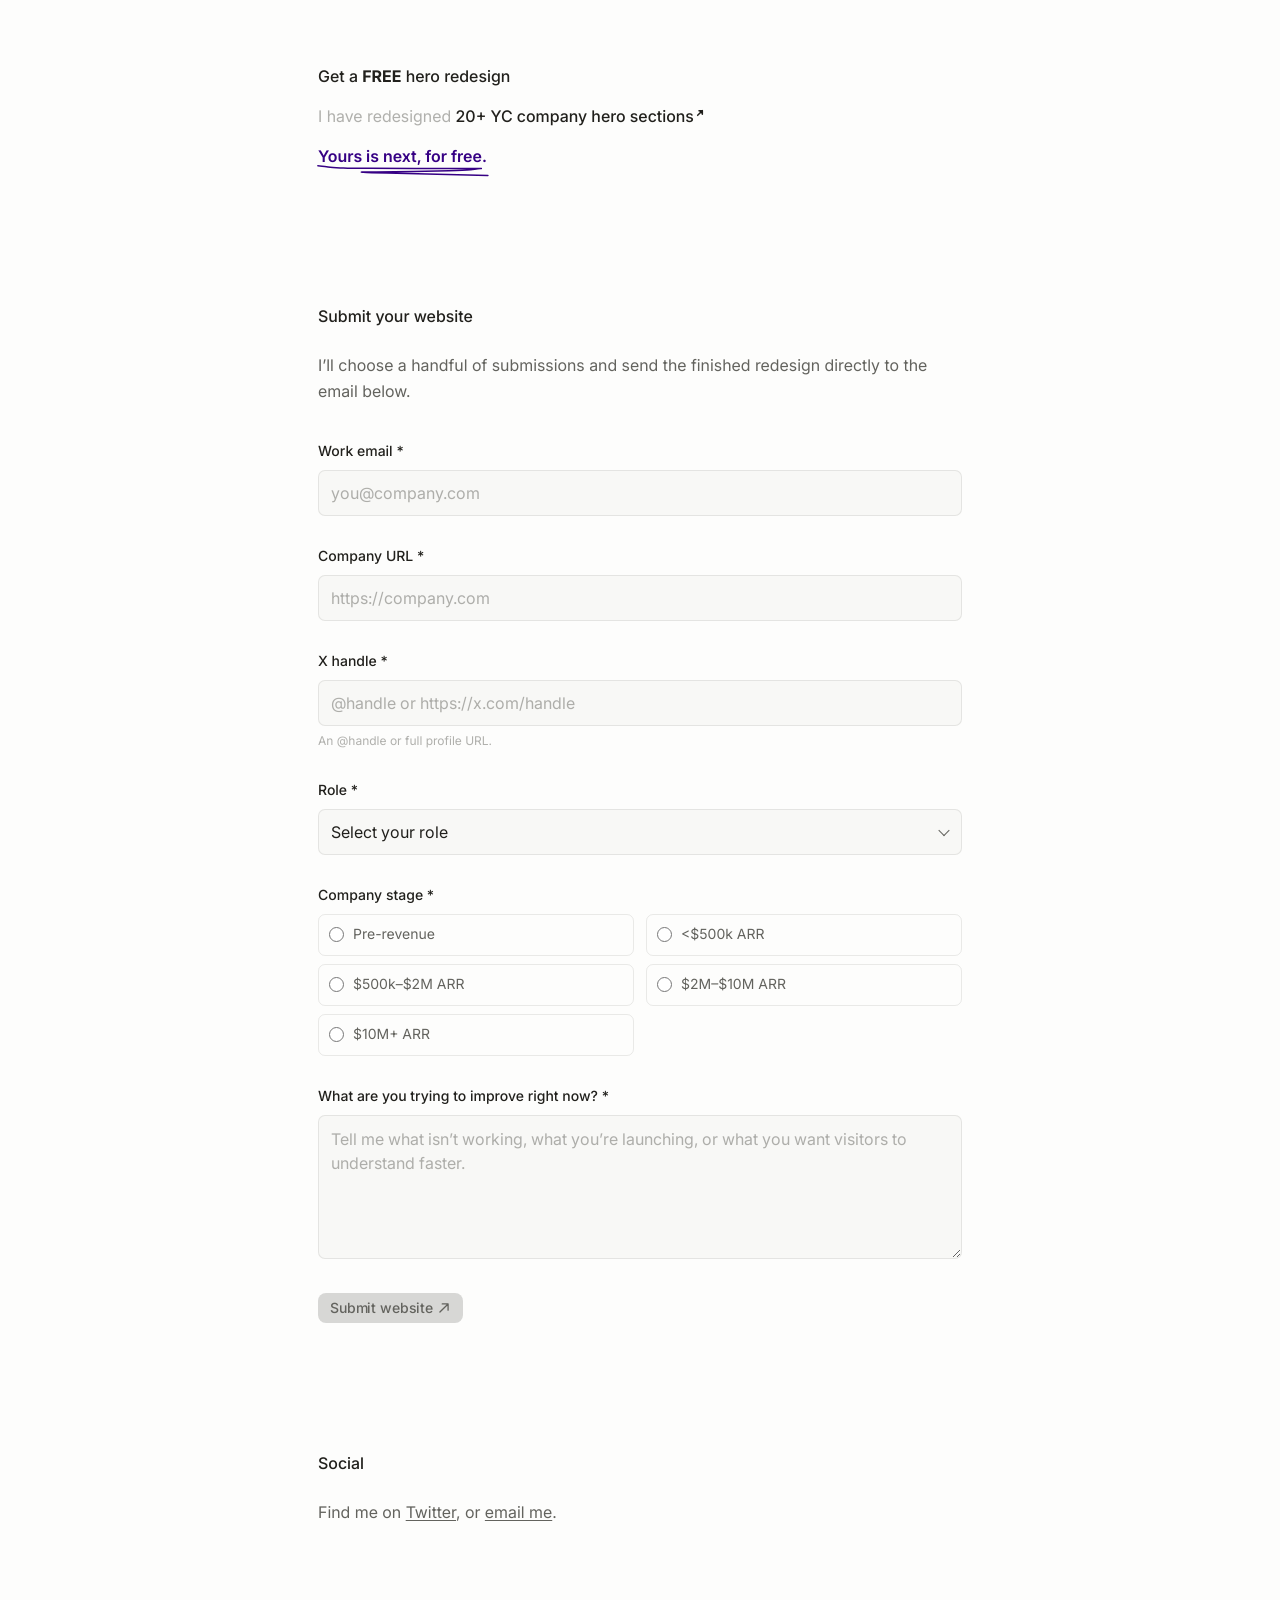
<file: redesign/index.html>
<!DOCTYPE html>
<html lang="en">
<head>
<meta charset="utf-8"/>
<meta content="width=device-width, initial-scale=1, viewport-fit=cover" name="viewport"/>
<meta content="#fdfdfc" name="theme-color"/>
<title>Sarmad</title>
<meta content="Submit your website for a free hero section redesign by Sarmad A." name="description"/>
<meta content="Sarmad" property="og:title"/>
<meta content="Submit your website for a free hero section redesign." property="og:description"/>
<meta content="website" property="og:type"/>
<meta content="https://smmd.me/og.png" property="og:image"/>
<meta content="https://smmd.me/redesign" property="og:url"/>
<link href="/favicon.svg" rel="icon" type="image/svg+xml"/>
<link href="/favicon.png" rel="icon" sizes="32x32" type="image/png"/>
<link href="/apple-touch-icon.png" rel="apple-touch-icon"/>
<link href="https://fonts.googleapis.com" rel="preconnect"/>
<link crossorigin="" href="https://fonts.gstatic.com" rel="preconnect"/>
<link href="https://fonts.googleapis.com/css2?family=Inter:wght@400;500;600;700&amp;display=swap" rel="stylesheet"/>
<script>document.documentElement.classList.add("js")</script>
<link href="/styles.css" rel="stylesheet"/>
<link href="/redesign/redesign.css" rel="stylesheet"/>
</head>
<body class="redesign-page">
<main class="redesign-shell">
<header class="redesign-intro reveal reveal-immediate" data-redesign-intro>
<p class="redesign-offer">Get a <strong>FREE</strong> hero redesign</p>
<p class="redesign-proof">
<span>I have redesigned&nbsp;</span><a href="/#yc-title" id="hero-collection-link">20+ YC company hero sections<span class="visually-hidden"> (opens the portfolio collection)</span><svg aria-hidden="true" class="link-arrow" height="8" viewBox="0 0 8 8" width="8"><use href="/assets/ui/redesign-arrow.svg#Frame"></use></svg></a>
</p>
<div class="redesign-promise">
<p>Yours is next, for free.</p>
<span class="redesign-underline-wrap">
<svg aria-hidden="true" class="redesign-underline" fill="none" height="11.234" viewBox="0 0 171.784 11.234" width="171.784">
<use class="redesign-underline-path" href="/assets/ui/redesign-underline.svg#redesign-underline-path"></use>
</svg>
</span>
</div>
</header>

<section aria-labelledby="submission-title" class="redesign-form-section reveal">
<div class="redesign-section-heading">
<h1 id="submission-title">Submit your website</h1>
<p>I’ll choose a handful of submissions and send the finished redesign directly to the email below.</p>
</div>

<form class="redesign-form" id="redesign-form" novalidate>
<div class="form-field">
<label for="work-email">Work email <span aria-hidden="true">*</span></label>
<input aria-describedby="work-email-error" autocomplete="email" id="work-email" maxlength="320" name="work_email" placeholder="you@company.com" required type="email"/>
<p class="field-error" id="work-email-error"></p>
</div>

<div class="form-field">
<label for="company-url">Company URL <span aria-hidden="true">*</span></label>
<input aria-describedby="company-url-error" autocomplete="url" id="company-url" maxlength="2048" name="company_url" placeholder="https://company.com" required type="url"/>
<p class="field-error" id="company-url-error"></p>
</div>

<div class="form-field">
<label for="x-handle">X handle <span aria-hidden="true">*</span></label>
<input aria-describedby="x-handle-hint x-handle-error" autocapitalize="none" autocomplete="off" id="x-handle" maxlength="2048" name="x_handle" placeholder="@handle or https://x.com/handle" required spellcheck="false" type="text"/>
<p class="field-hint" id="x-handle-hint">An @handle or full profile URL.</p>
<p class="field-error" id="x-handle-error"></p>
</div>

<div class="form-field">
<label for="role">Role <span aria-hidden="true">*</span></label>
<div class="select-wrap">
<select aria-describedby="role-error" id="role" name="role" required>
<option disabled selected value="">Select your role</option>
<option value="Founder">Founder</option>
<option value="Marketing">Marketing</option>
<option value="Product">Product</option>
<option value="Design">Design</option>
<option value="Other">Other</option>
</select>
</div>
<p class="field-error" id="role-error"></p>
<div aria-hidden="true" class="other-role-reveal" id="other-role-reveal">
<div class="other-role-reveal-inner">
<label for="role-other">What is your role? <span aria-hidden="true">*</span></label>
<input aria-describedby="role-other-error" disabled id="role-other" maxlength="120" name="role_other" placeholder="Your role" type="text"/>
<p class="field-error" id="role-other-error"></p>
</div>
</div>
</div>

<fieldset aria-describedby="company-stage-error" class="form-field stage-field">
<legend>Company stage <span aria-hidden="true">*</span></legend>
<div class="radio-grid">
<label class="radio-option"><input name="company_stage" required type="radio" value="Pre-revenue"/><span>Pre-revenue</span></label>
<label class="radio-option"><input name="company_stage" required type="radio" value="&lt;$500k ARR"/><span>&lt;$500k ARR</span></label>
<label class="radio-option"><input name="company_stage" required type="radio" value="$500k–$2M ARR"/><span>$500k–$2M ARR</span></label>
<label class="radio-option"><input name="company_stage" required type="radio" value="$2M–$10M ARR"/><span>$2M–$10M ARR</span></label>
<label class="radio-option"><input name="company_stage" required type="radio" value="$10M+ ARR"/><span>$10M+ ARR</span></label>
</div>
<p class="field-error" id="company-stage-error"></p>
</fieldset>

<div class="form-field">
<label for="improvement-goal">What are you trying to improve right now? <span aria-hidden="true">*</span></label>
<textarea aria-describedby="improvement-goal-error" id="improvement-goal" maxlength="4000" name="improvement_goal" placeholder="Tell me what isn’t working, what you’re launching, or what you want visitors to understand faster." required rows="5"></textarea>
<p class="field-error" id="improvement-goal-error"></p>
</div>

<div aria-hidden="true" class="form-trap">
<label for="website">Leave this field empty</label>
<input autocomplete="off" id="website" name="website" tabindex="-1" type="text"/>
</div>
<input id="form-started-at" name="form_started_at" type="hidden"/>

<div class="form-actions">
<button class="portfolio-button submit-button" type="submit">
<span class="submit-label">Submit website</span>
<span aria-hidden="true" class="portfolio-button-arrow"><svg viewBox="0 0 16 16" fill="none"><path d="M5.99992 3.33333H12.6667V10.5M12.6667 3.33333L3.33333 12.6667" stroke="currentColor" stroke-linecap="round" stroke-linejoin="round" stroke-width="1.5"/></svg></span>
<span aria-hidden="true" class="submit-spinner"></span>
</button>
<p aria-atomic="true" aria-live="polite" class="form-status" hidden id="form-status" role="status">
<svg aria-hidden="true" class="form-status-icon" fill="none" viewBox="0 0 16 16"><path d="m3.5 8.25 3.05 3.05L12.5 5.5" stroke="currentColor" stroke-linecap="round" stroke-linejoin="round" stroke-width="1.6"/></svg>
<span class="form-status-message"></span>
</p>
</div>
</form>
</section>

<section aria-labelledby="redesign-social-title" class="redesign-social reveal">
<h2 id="redesign-social-title">Social</h2>
<p>Find me on <a href="https://x.com/smmd999a" rel="noreferrer" target="_blank">Twitter</a>, or <a href="mailto:sarmad@knotdesign.ca">email me</a>.</p>
</section>
</main>
<script src="/redesign/notification.js"></script>
<script src="/redesign/redesign.js"></script>
</body>
</html>
</file>
<file: styles.css>
:root {
  --bg: #fdfdfc;
  --text: #21201c;
  --muted: #63635e;
  --faint: rgba(99, 99, 94, 0.5);
  --purple: #360084;
  --line: rgba(33, 32, 28, 0.09);
  --surface: #f2f2f0;
  --ease: cubic-bezier(0.16, 1, 0.3, 1);
}

* {
  box-sizing: border-box;
}

html {
  background: var(--bg);
  color: var(--text);
  scroll-behavior: smooth;
  -webkit-text-size-adjust: 100%;
}

body {
  margin: 0;
  min-width: 280px;
  background: var(--bg);
  color: var(--text);
  font-family: Inter, -apple-system, BlinkMacSystemFont, "Segoe UI", sans-serif;
  font-size: 16px;
  line-height: 1.65;
  -webkit-font-smoothing: antialiased;
  text-rendering: geometricPrecision;
}

body.lightbox-open {
  overflow: hidden;
}

a {
  color: inherit;
  text-underline-offset: 2px;
  text-decoration-thickness: 1px;
  text-decoration-color: currentColor;
  transition: filter 140ms ease;
}

a:any-link:hover,
a:any-link:focus-visible {
  filter: brightness(0.94);
}

.link-arrow {
  display: inline-block;
  width: 8px;
  height: 8px;
  margin-left: 2px;
  color: inherit;
  transform: translateY(-5px);
}

button,
a {
  -webkit-tap-highlight-color: transparent;
}

button {
  font: inherit;
}

.page {
  width: min(100%, 692px);
  margin: 0 auto;
  padding: 64px 24px 120px;
}

.site-header {
  display: grid;
  grid-template-areas:
    "identity cta"
    "updated updated";
  grid-template-columns: minmax(0, 1fr) auto;
  align-items: center;
  column-gap: 16px;
  row-gap: 16px;
  width: 100%;
}

.identity {
  grid-area: identity;
  display: flex;
  flex-direction: column;
  align-items: flex-start;
  line-height: 1;
}

.identity a {
  color: var(--text);
  font-weight: 500;
  line-height: 24px;
  text-decoration: none;
}

.identity span {
  color: var(--muted);
  font-weight: 500;
  line-height: 16px;
}

.portfolio-button {
  display: inline-flex;
  align-items: center;
  justify-content: center;
  gap: 4px;
  padding: 2px 12px;
  border-radius: 8px;
  background: #d7d7d5;
  color: var(--muted);
  font-size: 14px;
  font-weight: 500;
  letter-spacing: -0.01em;
  line-height: 26.4px;
  transition: background-color 180ms ease, filter 140ms ease;
}

.header-cta {
  grid-area: cta;
  text-decoration: none;
}

.portfolio-button-arrow {
  display: inline-flex;
  width: 14px;
  height: 14px;
  align-items: center;
  justify-content: center;
  flex: 0 0 auto;
}

.portfolio-button-arrow svg {
  display: block;
  width: 14px;
  height: 14px;
  overflow: visible;
  color: currentColor;
  transform: rotate(0deg);
}

.portfolio-button:hover:not(:disabled),
.portfolio-button:focus-visible {
  background: #cececa;
}

.site-header .portfolio-button:any-link:hover,
.site-header .portfolio-button:any-link:focus-visible {
  filter: none;
}

.portfolio-button:focus-visible {
  outline: 2px solid var(--purple);
  outline-offset: 3px;
}

.updated {
  grid-area: updated;
  margin: 0;
  color: var(--faint);
  line-height: 24px;
}

.redesign-form-section.reveal {
  --reveal-delay: 80ms;
}

.redesign-social.reveal {
  --reveal-delay: 140ms;
}

.now-section {
  padding-top: 128px;
}

.section-kicker {
  display: inline-flex;
  flex-direction: column;
  align-items: flex-start;
  margin-bottom: 24px;
}

.section-kicker > span:first-child {
  position: relative;
  color: var(--purple);
  font-weight: 500;
  line-height: 24px;
}

.now-underline {
  display: block;
  width: 40px;
  height: 10px;
  margin-top: -4px;
  overflow: visible;
}

.now-underline-path {
  fill: none;
  stroke: var(--purple);
  stroke-width: 1px;
  stroke-linecap: square;
  stroke-linejoin: round;
}

.js .now-underline-path {
  stroke-dasharray: 1;
  stroke-dashoffset: 1;
  transition: stroke-dashoffset 900ms cubic-bezier(0.65, 0, 0.2, 1) 240ms;
}

.js .section-kicker.is-visible .now-underline-path {
  stroke-dashoffset: 0;
}

.intro-copy {
  width: 100%;
  margin: 0;
  color: var(--muted);
  font-weight: 500;
  line-height: 1.65;
}

.intro-copy + .intro-copy {
  margin-top: 16px;
}

.intro-strong {
  color: var(--text);
}

.work-section {
  padding-top: 128px;
}

.section-heading {
  display: flex;
  flex-direction: column;
  gap: 0;
  margin-bottom: 64px;
}

.section-heading h2,
.project-heading h3,
.discipline-label {
  margin: 0;
  color: var(--text);
  font-size: 16px;
  font-weight: 500;
  line-height: 24px;
}

.section-heading p {
  margin: 0;
  color: var(--muted);
  font-weight: 400;
  line-height: 26.4px;
}

.discipline + .discipline {
  margin-top: 112px;
}

.discipline-label {
  margin-bottom: 32px;
  color: var(--text);
  font-weight: 500;
}

.project-block + .project-block {
  margin-top: 72px;
}

.project-heading {
  display: grid;
  grid-template-columns: minmax(0, 1fr) auto;
  align-items: start;
  gap: 24px;
  margin-bottom: 16px;
}

.project-heading h3 {
  margin-bottom: 2px;
}

.project-heading p {
  max-width: 500px;
  margin: 0;
  color: var(--muted);
  font-size: 14px;
  font-weight: 400;
  line-height: 1.55;
}

.project-heading > span {
  color: var(--faint);
  font-size: 13px;
  font-weight: 500;
  line-height: 22px;
  white-space: nowrap;
}

.gallery-grid {
  display: grid;
  grid-template-columns: repeat(2, minmax(0, 1fr));
  gap: 10px;
}

.gallery-feature {
  grid-template-columns: 1fr;
}

.work-card {
  position: relative;
  display: block;
  width: 100%;
  padding: 0;
  border: 1px solid var(--line);
  border-radius: 8px;
  overflow: hidden;
  background: var(--surface);
  cursor: zoom-in;
  appearance: none;
  transform: translateZ(0);
  transition:
    transform 620ms var(--ease),
    box-shadow 620ms var(--ease),
    border-color 620ms var(--ease);
}

.work-card.span-2 {
  grid-column: 1 / -1;
}

.work-card:hover {
  z-index: 2;
  transform: translateY(-2px) scale(1.003);
  border-color: rgba(33, 32, 28, 0.14);
  box-shadow: 0 18px 50px rgba(33, 32, 28, 0.08);
}

.work-card:focus-visible {
  outline: 2px solid var(--purple);
  outline-offset: 3px;
}

.image-shell {
  position: relative;
  display: block;
  width: 100%;
  aspect-ratio: 15 / 8;
  overflow: hidden;
  background: #efefec;
}

.work-image {
  display: block;
  width: 100%;
  height: 100%;
  object-fit: cover;
  opacity: 1;
  filter: blur(0);
  transform: scale(1);
  transition:
    opacity 720ms var(--ease),
    filter 900ms var(--ease),
    transform 900ms var(--ease);
}

.js .work-image {
  opacity: 0;
  filter: blur(9px);
  transform: scale(1.018);
}

.js .work-image.loaded {
  opacity: 1;
  filter: blur(0);
  transform: scale(1);
}

.work-card:hover .work-image.loaded {
  transform: scale(1.012);
}

.social-section {
  padding-top: 128px;
}

.social-section .section-heading {
  margin-bottom: 0;
}

.social-copy {
  margin: 0;
  color: var(--muted);
  font-weight: 500;
  line-height: 26.4px;
}

/* Scroll reveal is only hidden once JS has loaded. */
.js .reveal {
  opacity: 0;
  filter: blur(5px);
  transform: translateY(8px);
  transition:
    opacity 880ms var(--ease),
    filter 980ms var(--ease),
    transform 980ms var(--ease);
  transition-delay: var(--reveal-delay, 0ms);
}

.js .reveal.is-visible {
  opacity: 1;
  filter: blur(0);
  transform: translateY(0);
}

.js .reveal-immediate {
  --reveal-delay: 40ms;
}

/* Lightbox */
.lightbox {
  position: fixed;
  inset: 0;
  z-index: 1000;
  display: grid;
  grid-template-columns: 72px minmax(0, 1fr) 72px;
  grid-template-rows: 72px minmax(0, 1fr) 72px;
  align-items: center;
  justify-items: center;
  padding: max(12px, env(safe-area-inset-top)) max(12px, env(safe-area-inset-right)) max(12px, env(safe-area-inset-bottom)) max(12px, env(safe-area-inset-left));
  background: rgba(18, 18, 17, 0.72);
  backdrop-filter: blur(18px) saturate(0.85);
  -webkit-backdrop-filter: blur(18px) saturate(0.85);
  visibility: hidden;
  opacity: 0;
  pointer-events: none;
  transition: opacity 360ms var(--ease), visibility 360ms;
}

.lightbox.is-open {
  visibility: visible;
  opacity: 1;
  pointer-events: auto;
}

.lightbox-chrome {
  color: rgba(255,255,255,0.9);
  font-size: 13px;
  font-weight: 500;
}

.lightbox-top {
  grid-column: 1 / -1;
  grid-row: 1;
  width: 100%;
  display: flex;
  align-items: center;
  justify-content: space-between;
  gap: 24px;
  padding: 0 10px;
}

.lightbox-meta {
  display: flex;
  align-items: center;
  gap: 10px;
  min-width: 0;
}

.lightbox-title {
  overflow: hidden;
  text-overflow: ellipsis;
  white-space: nowrap;
}

.lightbox-count {
  color: rgba(255,255,255,0.48);
  white-space: nowrap;
}

.lightbox-close,
.lightbox-nav {
  border: 0;
  color: rgba(255,255,255,0.9);
  background: transparent;
  cursor: pointer;
  transition: opacity 240ms ease, transform 320ms var(--ease), background 240ms ease;
}

.lightbox-close {
  padding: 8px 10px;
  border-radius: 999px;
  font-size: 13px;
  font-weight: 500;
}

.lightbox-close:hover {
  background: rgba(255,255,255,0.09);
}

.lightbox-nav {
  width: 44px;
  height: 44px;
  border-radius: 999px;
  background: rgba(255,255,255,0.08);
  font-size: 18px;
}

.lightbox-nav:hover {
  background: rgba(255,255,255,0.14);
  transform: scale(1.04);
}

.lightbox-prev {
  grid-column: 1;
  grid-row: 2;
}

.lightbox-next {
  grid-column: 3;
  grid-row: 2;
}

.lightbox-stage {
  grid-column: 2;
  grid-row: 2;
  display: flex;
  align-items: center;
  justify-content: center;
  width: 100%;
  height: 100%;
  margin: 0;
  min-width: 0;
  min-height: 0;
}

.lightbox-image {
  display: block;
  max-width: 100%;
  max-height: 100%;
  width: auto;
  height: auto;
  border-radius: 8px;
  box-shadow: 0 30px 100px rgba(0,0,0,0.34);
  opacity: 0;
  filter: blur(8px);
  transform: scale(0.985);
  transition:
    opacity 420ms var(--ease),
    filter 600ms var(--ease),
    transform 600ms var(--ease);
  user-select: none;
  -webkit-user-drag: none;
}

.lightbox-image.is-ready {
  opacity: 1;
  filter: blur(0);
  transform: scale(1);
}

@media (max-width: 720px) {
  .page {
    padding: 40px 20px 88px;
  }

  .now-section,
  .work-section,
  .social-section {
    padding-top: 104px;
  }

  .section-heading {
    margin-bottom: 48px;
  }

  .discipline + .discipline {
    margin-top: 88px;
  }

  .project-block + .project-block {
    margin-top: 60px;
  }

  .project-heading {
    grid-template-columns: 1fr;
    gap: 4px;
  }

  .project-heading > span {
    order: -1;
    font-size: 12px;
  }

  .gallery-grid,
  .gallery-feature {
    grid-template-columns: 1fr;
    gap: 10px;
  }

  .work-card.span-2 {
    grid-column: auto;
  }

  .lightbox {
    grid-template-columns: 1fr 1fr;
    grid-template-rows: 58px minmax(0, 1fr) 58px;
    gap: 0 8px;
  }

  .lightbox-top {
    grid-column: 1 / -1;
    grid-row: 1;
    padding: 0;
  }

  .lightbox-stage {
    grid-column: 1 / -1;
    grid-row: 2;
  }

  .lightbox-prev,
  .lightbox-next {
    grid-row: 3;
    width: 42px;
    height: 42px;
  }

  .lightbox-prev {
    grid-column: 1;
    justify-self: end;
  }

  .lightbox-next {
    grid-column: 2;
    justify-self: start;
  }
}

@media (max-width: 430px) {
  body {
    font-size: 15px;
  }

  .identity a,
  .identity span,
  .section-kicker > span:first-child,
  .section-heading h2,
  .project-heading h3,
  .discipline-label {
    font-size: 15px;
  }

  .updated {
    font-size: 14px;
  }

  .now-section,
  .work-section,
  .social-section {
    padding-top: 88px;
  }

  .project-heading p {
    font-size: 13px;
  }
}

@media (max-width: 340px) {
  .site-header {
    grid-template-areas:
      "identity"
      "cta"
      "updated";
    grid-template-columns: minmax(0, 1fr);
    justify-items: start;
    row-gap: 12px;
  }
}

@media (prefers-reduced-motion: reduce) {
  html {
    scroll-behavior: auto;
  }

  *,
  *::before,
  *::after {
    animation-duration: 0.01ms !important;
    animation-iteration-count: 1 !important;
    transition-duration: 0.01ms !important;
    scroll-behavior: auto !important;
  }
}
</file>
<file: redesign/redesign.css>
.redesign-page {
  line-height: 1.5;
}

.redesign-shell {
  width: min(100%, 692px);
  margin: 0 auto;
  padding: 64px 24px 120px;
}

.redesign-intro {
  display: flex;
  flex-direction: column;
  align-items: flex-start;
  gap: 16px;
}

.redesign-intro p,
.redesign-section-heading h1,
.redesign-section-heading p,
.redesign-social h2,
.redesign-social p {
  margin: 0;
}

.redesign-offer {
  color: var(--text);
  font-size: 16px;
  font-weight: 500;
  line-height: 24px;
}

.redesign-offer strong {
  font-weight: 700;
}

.redesign-proof {
  display: flex;
  flex-wrap: wrap;
  align-items: baseline;
  color: var(--faint);
  font-size: 16px;
  font-weight: 400;
  line-height: 24px;
}

.redesign-proof a {
  color: var(--text);
  font-weight: 500;
  text-decoration: none;
}

.redesign-proof a:hover,
.redesign-proof a:focus-visible {
  text-decoration: underline;
}

.redesign-promise {
  display: flex;
  flex-direction: column;
  align-items: flex-start;
}

.redesign-promise p {
  margin-bottom: -2px;
  color: var(--purple);
  font-size: 16px;
  font-weight: 600;
  line-height: 24px;
}

.redesign-underline-wrap {
  position: relative;
  display: block;
  width: 170.284px;
  height: 9.734px;
}

.redesign-underline {
  position: absolute;
  top: -0.75px;
  left: -0.75px;
  display: block;
  width: 171.784px;
  height: 11.234px;
  overflow: visible;
}

.redesign-underline-path {
  fill: none;
  stroke: var(--purple);
  stroke-width: 1.5px;
  stroke-linecap: round;
  stroke-linejoin: round;
}

.js .redesign-underline-path {
  stroke-dasharray: 1;
  stroke-dashoffset: 1;
  transition: stroke-dashoffset 900ms cubic-bezier(0.65, 0, 0.2, 1) 320ms;
}

.js .redesign-intro.is-drawn .redesign-underline-path {
  stroke-dashoffset: 0;
}

.redesign-form-section {
  padding-top: 128px;
}

.redesign-section-heading {
  margin-bottom: 36px;
}

.redesign-section-heading h1,
.redesign-social h2 {
  color: var(--text);
  font-size: 16px;
  font-weight: 500;
  line-height: 24px;
}

.redesign-section-heading h1 {
  margin-bottom: 24px;
}

.redesign-section-heading p,
.redesign-social p {
  color: var(--muted);
  font-size: 16px;
  font-weight: 400;
  line-height: 26.4px;
}

.redesign-form {
  display: flex;
  flex-direction: column;
  gap: 30px;
}

.form-field {
  min-width: 0;
  margin: 0;
  padding: 0;
  border: 0;
}

.form-field > label,
.form-field legend,
.other-role-reveal label {
  display: block;
  margin: 0 0 7px;
  color: var(--text);
  font-size: 14px;
  font-weight: 500;
  line-height: 22px;
}

.form-field input:not([type="radio"]),
.form-field select,
.form-field textarea {
  display: block;
  width: 100%;
  border: 1px solid var(--line);
  border-radius: 7px;
  outline: 0;
  background: rgba(242, 242, 240, 0.45);
  color: var(--text);
  font: inherit;
  font-size: 16px;
  line-height: 24px;
  transition: border-color 220ms ease, box-shadow 220ms ease, background 220ms ease;
}

.form-field input:not([type="radio"]),
.form-field select {
  min-height: 46px;
  padding: 10px 12px;
}

.form-field textarea {
  min-height: 128px;
  padding: 11px 12px;
  resize: vertical;
}

.form-field input::placeholder,
.form-field textarea::placeholder {
  color: var(--faint);
  opacity: 1;
}

.form-field input:not([type="radio"]):hover,
.form-field select:hover,
.form-field textarea:hover {
  border-color: rgba(33, 32, 28, 0.18);
}

.form-field input:not([type="radio"]):focus,
.form-field select:focus,
.form-field textarea:focus {
  border-color: rgba(54, 0, 132, 0.64);
  background: var(--bg);
  box-shadow: 0 0 0 3px rgba(54, 0, 132, 0.08);
}

.form-field [aria-invalid="true"]:not([type="radio"]) {
  border-color: rgba(153, 44, 44, 0.72);
}

.select-wrap {
  position: relative;
}

.select-wrap::after {
  position: absolute;
  top: 50%;
  right: 14px;
  width: 7px;
  height: 7px;
  border-right: 1px solid var(--muted);
  border-bottom: 1px solid var(--muted);
  content: "";
  pointer-events: none;
  transform: translateY(-68%) rotate(45deg);
}

.form-field select {
  padding-right: 38px;
  appearance: none;
}

.field-hint,
.field-error {
  margin: 6px 0 0;
  font-size: 12px;
  line-height: 18px;
}

.field-hint {
  color: var(--faint);
}

.field-error {
  color: #913b35;
}

.field-error:empty {
  display: none;
}

.other-role-reveal {
  display: grid;
  grid-template-rows: 0fr;
  margin-top: 0;
  opacity: 0;
  visibility: hidden;
  transition:
    grid-template-rows 420ms var(--ease),
    margin-top 420ms var(--ease),
    opacity 260ms ease,
    visibility 420ms;
}

.other-role-reveal.is-open {
  grid-template-rows: 1fr;
  margin-top: 18px;
  opacity: 1;
  visibility: visible;
}

.other-role-reveal-inner {
  min-height: 0;
  overflow: hidden;
  margin: -4px;
  padding: 4px;
}

.stage-field legend {
  padding: 0;
}

.radio-grid {
  display: grid;
  grid-template-columns: repeat(2, minmax(0, 1fr));
  gap: 8px 12px;
}

.radio-option {
  display: flex;
  min-width: 0;
  align-items: center;
  gap: 9px;
  min-height: 42px;
  padding: 8px 10px;
  border: 1px solid var(--line);
  border-radius: 7px;
  color: var(--muted);
  cursor: pointer;
  font-size: 14px;
  line-height: 20px;
  transition: border-color 220ms ease, background 220ms ease, color 220ms ease;
}

.radio-option:hover {
  border-color: rgba(33, 32, 28, 0.18);
}

.radio-option:has(input:checked) {
  border-color: rgba(54, 0, 132, 0.42);
  background: rgba(54, 0, 132, 0.045);
  color: var(--text);
}

.radio-option:has(input:focus-visible) {
  outline: 2px solid rgba(54, 0, 132, 0.58);
  outline-offset: 2px;
}

.radio-option input {
  width: 15px;
  height: 15px;
  flex: 0 0 auto;
  margin: 0;
  accent-color: var(--purple);
}

.form-actions {
  display: flex;
  flex-wrap: wrap;
  align-items: center;
  gap: 12px 16px;
  padding-top: 4px;
}

.submit-button {
  position: relative;
  border: 0;
  cursor: pointer;
  transition: background-color 180ms ease, opacity 220ms ease;
}

.submit-button:disabled {
  cursor: wait;
  opacity: 0.68;
}

.submit-spinner {
  display: none;
  width: 14px;
  height: 14px;
  border: 1.5px solid rgba(253, 253, 252, 0.38);
  border-top-color: var(--bg);
  border-radius: 50%;
  animation: redesign-spin 700ms linear infinite;
}

.redesign-form.is-loading .portfolio-button-arrow {
  display: none;
}

.redesign-form.is-loading .submit-spinner {
  display: block;
}

.form-status {
  margin: 0;
  color: var(--muted);
  font-size: 13px;
  line-height: 20px;
}

.form-status.is-success {
  position: fixed;
  right: 24px;
  bottom: 24px;
  z-index: 50;
  display: flex;
  pointer-events: none;
  max-width: calc(100vw - 48px);
  align-items: center;
  gap: 8px;
  padding: 12px 16px;
  border: 1px solid rgba(255, 255, 255, 0.18);
  border-radius: 8px;
  background: #26734d;
  color: #fff;
  font-size: 14px;
  line-height: 20px;
  animation: redesign-toast-in 240ms var(--ease) both;
}

.form-status.is-success.is-dismissing {
  animation: redesign-toast-out 180ms ease both;
}

.form-status-icon {
  display: none;
  width: 14px;
  height: 14px;
  flex: 0 0 auto;
}

.form-status.is-success .form-status-icon {
  display: block;
}

.form-status.is-error {
  color: #913b35;
}

@keyframes redesign-toast-in {
  from { opacity: 0; transform: translateY(8px); }
  to { opacity: 1; transform: translateY(0); }
}

@keyframes redesign-toast-out {
  from { opacity: 1; transform: translateY(0); }
  to { opacity: 0; transform: translateY(6px); }
}

.form-trap {
  position: absolute !important;
  width: 1px !important;
  height: 1px !important;
  overflow: hidden !important;
  clip: rect(0 0 0 0) !important;
  clip-path: inset(50%) !important;
  white-space: nowrap !important;
}

.redesign-social {
  padding-top: 128px;
}

.redesign-social h2 {
  margin-bottom: 24px;
}

.visually-hidden {
  position: absolute;
  width: 1px;
  height: 1px;
  padding: 0;
  margin: -1px;
  overflow: hidden;
  clip: rect(0, 0, 0, 0);
  white-space: nowrap;
  border: 0;
}

@keyframes redesign-spin {
  to { transform: rotate(360deg); }
}

@media (max-width: 720px) {
  .redesign-shell {
    padding: 40px 20px 88px;
  }

  .redesign-form-section,
  .redesign-social {
    padding-top: 104px;
  }
}

@media (max-width: 520px) {
  .radio-grid {
    grid-template-columns: 1fr;
  }

  .form-actions {
    align-items: stretch;
    flex-direction: column;
  }

  .submit-button {
    width: 100%;
  }

  .form-status.is-success {
    right: 16px;
    bottom: 16px;
    max-width: calc(100vw - 32px);
  }
}

@media (max-width: 430px) {
  .redesign-offer,
  .redesign-proof,
  .redesign-promise p,
  .redesign-section-heading h1,
  .redesign-social h2 {
    font-size: 15px;
  }

  .redesign-form-section,
  .redesign-social {
    padding-top: 88px;
  }
}

@media (prefers-reduced-motion: reduce) {
  .js .redesign-underline-path {
    stroke-dashoffset: 0;
  }

  .form-status.is-success {
    animation: none;
  }
}
</file>
